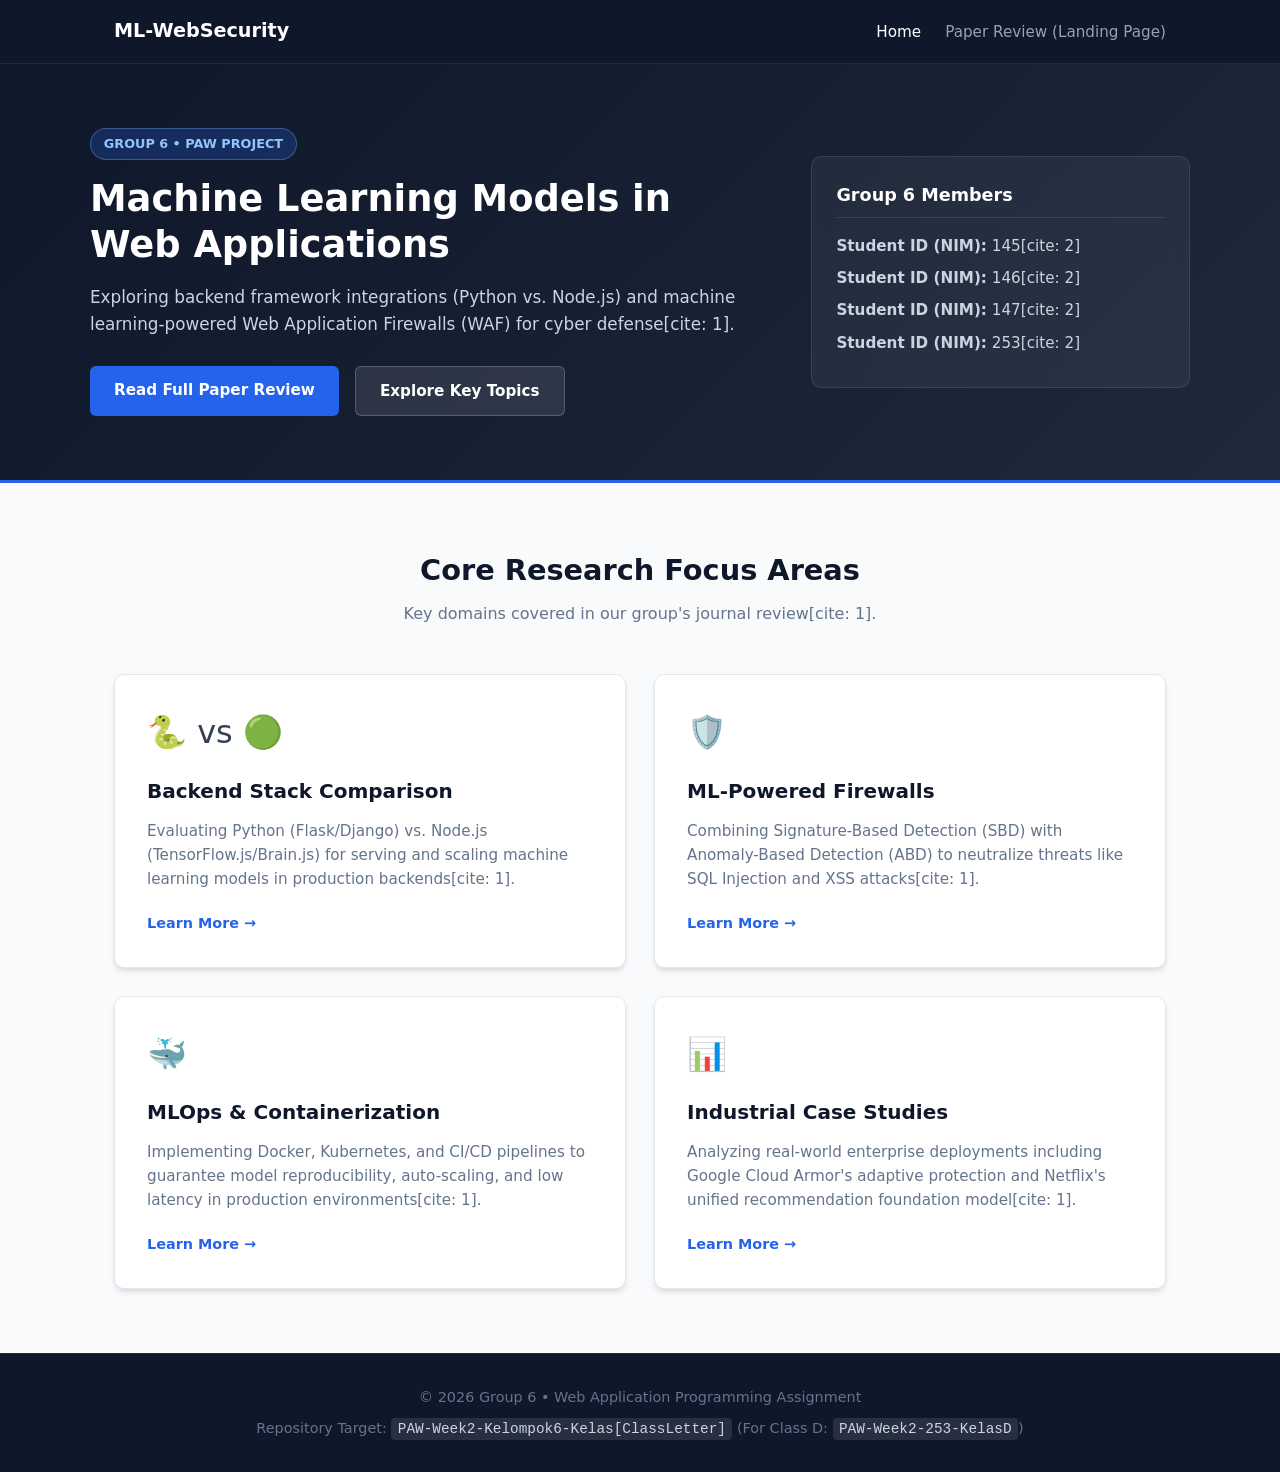
<file: index.html>
<!DOCTYPE html>
<html lang="en">
<head>
  <meta charset="UTF-8">
  <meta name="viewport" content="width=device-width, initial-scale=1.0">
  <title>ML in Web Applications | Group 6 Homepage</title>
  <!-- Point 1: External CSS Linking -->
  <link rel="stylesheet" href="styles.css">
</head>
<body>

  <!-- NAVIGATION BAR -->
  <nav class="navbar">
    <div class="nav-container">
      <a href="index.html" class="nav-logo">ML-WebSecurity</a>
      <ul class="nav-menu">
        <li><a href="index.html" class="active">Home</a></li>
        <!-- Connecting to the previous Week 2 landing page -->
        <li><a href="landing-page.html">Paper Review (Landing Page)</a></li>
      </ul>
    </div>
  </nav>

  <!-- Point 3: HEADER / HERO SECTION -->
  <header class="hero">
    <div class="hero-container">
      <div class="hero-content">
        <span class="badge">Group 6 • PAW Project</span>
        <h1>Machine Learning Models in Web Applications</h1>
        <p>Exploring backend framework integrations (Python vs. Node.js) and machine learning-powered Web Application Firewalls (WAF) for cyber defense[cite: 1].</p>
        <div class="hero-buttons">
          <a href="landing-page.html" class="btn btn-primary">Read Full Paper Review</a>
          <a href="#features" class="btn btn-secondary">Explore Key Topics</a>
        </div>
      </div>
      <div class="hero-card">
        <h3>Group 6 Members</h3>
        <ul class="member-list">
          <li><strong>Student ID (NIM):</strong> 145[cite: 2]</li>
          <li><strong>Student ID (NIM):</strong> 146[cite: 2]</li>
          <li><strong>Student ID (NIM):</strong> 147[cite: 2]</li>
          <li><strong>Student ID (NIM):</strong> 253[cite: 2]</li>
        </ul>
      </div>
    </div>
  </header>

  <main>
    <!-- Point 4: FEATURE GRID SECTION -->
    <section id="features" class="features-section">
      <div class="container">
        <h2 class="section-title">Core Research Focus Areas</h2>
        <p class="section-subtitle">Key domains covered in our group's journal review[cite: 1].</p>
        
        <div class="feature-grid">
          <article class="card">
            <div class="card-icon">🐍 vs 🟢</div>
            <h3>Backend Stack Comparison</h3>
            <p>Evaluating Python (Flask/Django) vs. Node.js (TensorFlow.js/Brain.js) for serving and scaling machine learning models in production backends[cite: 1].</p>
            <a href="landing-page.html#about" class="card-link">Learn More &rarr;</a>
          </article>

          <article class="card">
            <div class="card-icon">🛡️</div>
            <h3>ML-Powered Firewalls</h3>
            <p>Combining Signature-Based Detection (SBD) with Anomaly-Based Detection (ABD) to neutralize threats like SQL Injection and XSS attacks[cite: 1].</p>
            <a href="landing-page.html#about" class="card-link">Learn More &rarr;</a>
          </article>

          <article class="card">
            <div class="card-icon">🐳</div>
            <h3>MLOps & Containerization</h3>
            <p>Implementing Docker, Kubernetes, and CI/CD pipelines to guarantee model reproducibility, auto-scaling, and low latency in production environments[cite: 1].</p>
            <a href="landing-page.html#about" class="card-link">Learn More &rarr;</a>
          </article>

          <article class="card">
            <div class="card-icon">📊</div>
            <h3>Industrial Case Studies</h3>
            <p>Analyzing real-world enterprise deployments including Google Cloud Armor's adaptive protection and Netflix's unified recommendation foundation model[cite: 1].</p>
            <a href="landing-page.html#about" class="card-link">Learn More &rarr;</a>
          </article>
        </div>
      </div>
    </section>
  </main>

  <!-- FOOTER -->
  <footer class="footer">
    <div class="container">
      <p>&copy; 2026 Group 6 • Web Application Programming Assignment</p>
      <p class="footer-meta">Repository Target: <code>PAW-Week2-Kelompok6-Kelas[ClassLetter]</code> (For Class D: <code>PAW-Week2-253-KelasD</code>)</p>
    </div>
  </footer>

</body>
</html>
</file>
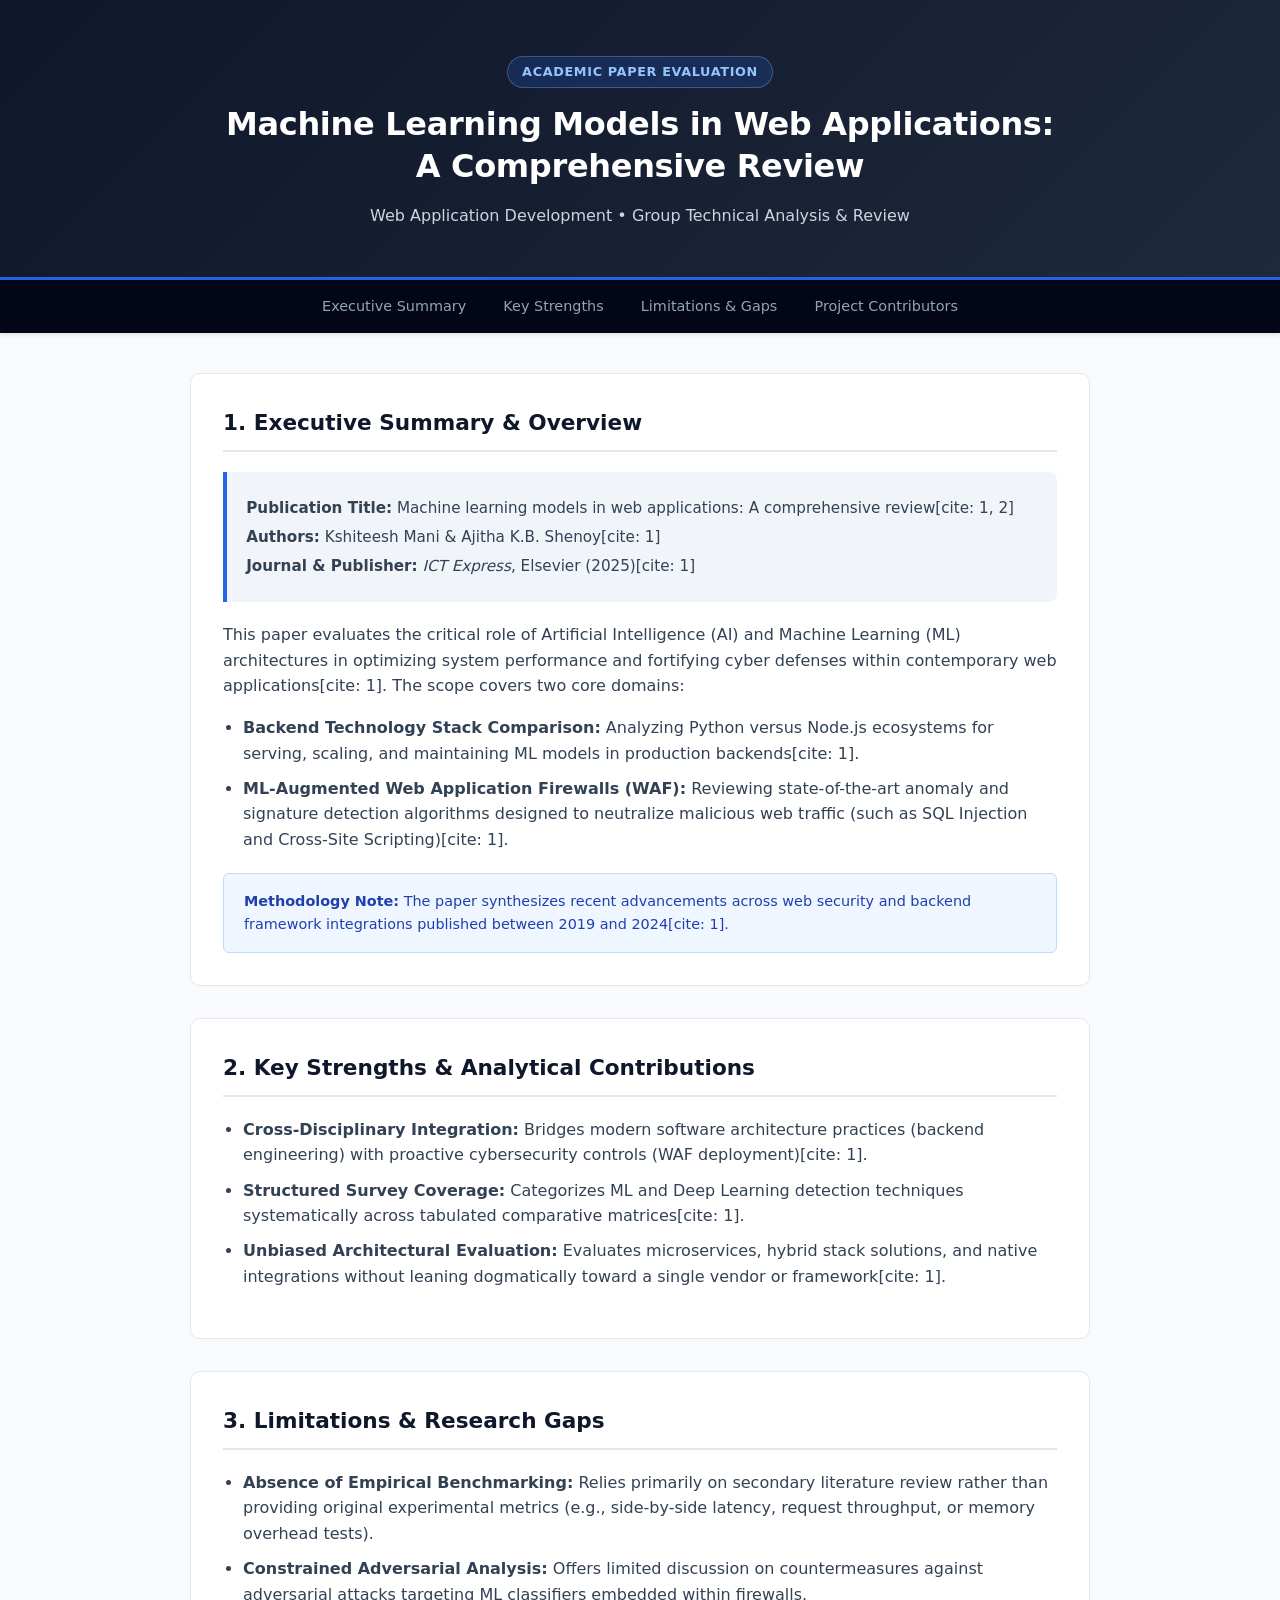
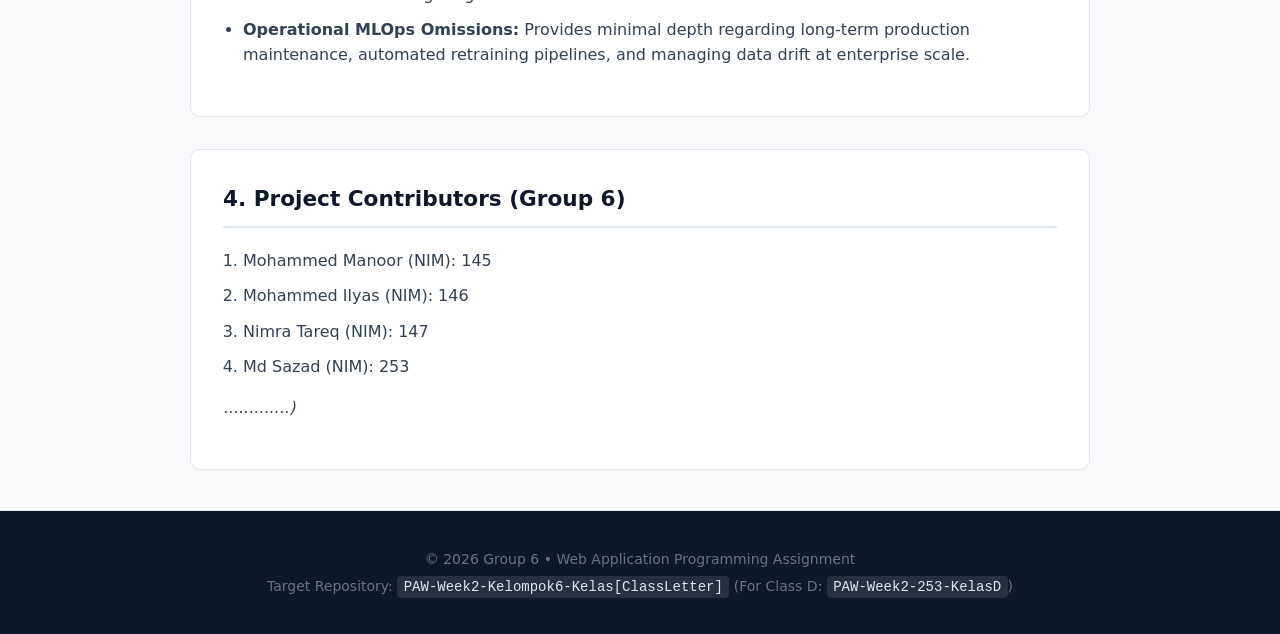
<file: landing-page.html>
<!DOCTYPE html>
<html lang="en">
<head>
  <meta charset="UTF-8">
  <meta name="viewport" content="width=device-width, initial-scale=1.0">
  <title>Academic Journal Analysis | Web Engineering & AI Security</title>
  <style>
    :root {
      --primary-color: #0f172a;
      --secondary-color: #1e293b;
      --accent-color: #2563eb;
      --accent-hover: #1d4ed8;
      --bg-color: #f8fafc;
      --card-bg: #ffffff;
      --text-main: #334155;
      --text-muted: #64748b;
      --border-color: #e2e8f0;
    }

    body {
      font-family: system-ui, -apple-system, BlinkMacSystemFont, 'Segoe UI', Roboto, sans-serif;
      line-height: 1.6;
      background-color: var(--bg-color);
      color: var(--text-main);
      margin: 0;
      padding: 0;
    }

    /* Professional Hero Header */
    header {
      background: linear-gradient(135deg, var(--primary-color) 0%, var(--secondary-color) 100%);
      color: #ffffff;
      padding: 3.5rem 1.5rem 3rem;
      text-align: center;
      border-bottom: 3px solid var(--accent-color);
    }

    .header-badge {
      display: inline-block;
      background-color: rgba(37, 99, 235, 0.2);
      color: #93c5fd;
      border: 1px solid rgba(147, 197, 253, 0.3);
      padding: 0.3rem 0.9rem;
      border-radius: 50px;
      font-size: 0.8rem;
      font-weight: 600;
      letter-spacing: 0.05em;
      text-transform: uppercase;
      margin-bottom: 1rem;
    }

    header h1 {
      margin: 0 0 1rem 0;
      font-size: 2rem;
      font-weight: 700;
      line-height: 1.3;
      max-width: 850px;
      margin-left: auto;
      margin-right: auto;
      letter-spacing: -0.01em;
    }

    .header-subtitle {
      color: #cbd5e1;
      font-size: 1rem;
      font-weight: 400;
      margin: 0;
    }

    /* Navigation Bar */
    nav {
      background-color: #020617;
      padding: 0.85rem 1rem;
      text-align: center;
      position: sticky;
      top: 0;
      z-index: 100;
      box-shadow: 0 2px 4px rgba(0,0,0,0.1);
    }

    nav a {
      color: #94a3b8;
      text-decoration: none;
      margin: 0 1rem;
      font-weight: 500;
      font-size: 0.9rem;
      transition: color 0.2s ease;
    }

    nav a:hover {
      color: #ffffff;
    }

    /* Main Container */
    main {
      max-width: 900px;
      margin: 2.5rem auto;
      padding: 0 1.25rem;
    }

    section {
      background: var(--card-bg);
      border: 1px solid var(--border-color);
      border-radius: 10px;
      padding: 2rem;
      margin-bottom: 2rem;
      box-shadow: 0 1px 3px rgba(0,0,0,0.02);
    }

    /* Professional Section Headings */
    h2 {
      color: var(--primary-color);
      font-size: 1.35rem;
      font-weight: 700;
      border-bottom: 2px solid var(--border-color);
      padding-bottom: 0.6rem;
      margin-top: 0;
      margin-bottom: 1.25rem;
      display: flex;
      align-items: center;
      gap: 0.5rem;
    }

    .meta-info {
      background-color: #f1f5f9;
      border-left: 4px solid var(--accent-color);
      padding: 1.2rem;
      border-radius: 0 8px 8px 0;
      margin-bottom: 1.25rem;
    }

    .meta-info p {
      margin: 0.3rem 0;
      font-size: 0.95rem;
    }

    ul, ol {
      padding-left: 1.25rem;
    }

    li {
      margin-bottom: 0.6rem;
    }

    aside {
      background-color: #eff6ff;
      border: 1px solid #bfdbfe;
      padding: 1rem 1.25rem;
      margin-top: 1.25rem;
      border-radius: 6px;
      font-size: 0.9rem;
      color: #1e40af;
    }

    footer {
      background-color: var(--primary-color);
      color: var(--text-muted);
      text-align: center;
      padding: 2rem 1rem;
      font-size: 0.875rem;
      border-top: 1px solid var(--border-color);
    }

    footer p {
      margin: 0.3rem 0;
    }

    code {
      background-color: rgba(255,255,255,0.1);
      padding: 0.2rem 0.4rem;
      border-radius: 4px;
      color: #e2e8f0;
    }
  </style>
</head>
<body>

  <!-- HEADER -->
  <header>
    <span class="header-badge">Academic Paper Evaluation</span>
    <h1>Machine Learning Models in Web Applications: A Comprehensive Review</h1>
    <p class="header-subtitle">Web Application Development • Group Technical Analysis & Review</p>
  </header>

  <!-- NAV -->
  <nav>
    <a href="#about">Executive Summary</a>
    <a href="#strengths">Key Strengths</a>
    <a href="#weaknesses">Limitations & Gaps</a>
    <a href="#members">Project Contributors</a>
  </nav>

  <!-- MAIN CONTENT -->
  <main>

    <!-- SECTION 1: EXECUTIVE SUMMARY -->
    <section id="about">
      <h2>1. Executive Summary & Overview</h2>
      
      <article>
        <div class="meta-info">
          <p><strong>Publication Title:</strong> Machine learning models in web applications: A comprehensive review[cite: 1, 2]</p>
          <p><strong>Authors:</strong> Kshiteesh Mani &amp; Ajitha K.B. Shenoy[cite: 1]</p>
          <p><strong>Journal &amp; Publisher:</strong> <em>ICT Express</em>, Elsevier (2025)[cite: 1]</p>
        </div>

        <p>
          This paper evaluates the critical role of Artificial Intelligence (AI) and Machine Learning (ML) architectures in optimizing system performance and fortifying cyber defenses within contemporary web applications[cite: 1]. The scope covers two core domains:
        </p>
        <ul>
          <li><strong>Backend Technology Stack Comparison:</strong> Analyzing Python versus Node.js ecosystems for serving, scaling, and maintaining ML models in production backends[cite: 1].</li>
          <li><strong>ML-Augmented Web Application Firewalls (WAF):</strong> Reviewing state-of-the-art anomaly and signature detection algorithms designed to neutralize malicious web traffic (such as SQL Injection and Cross-Site Scripting)[cite: 1].</li>
        </ul>

        <aside>
          <strong>Methodology Note:</strong>
          The paper synthesizes recent advancements across web security and backend framework integrations published between 2019 and 2024[cite: 1].
        </aside>
      </article>
    </section>

    <!-- SECTION 2: STRENGTHS -->
    <section id="strengths">
      <h2>2. Key Strengths & Analytical Contributions</h2>
      <ul>
        <li><strong>Cross-Disciplinary Integration:</strong> Bridges modern software architecture practices (backend engineering) with proactive cybersecurity controls (WAF deployment)[cite: 1].</li>
        <li><strong>Structured Survey Coverage:</strong> Categorizes ML and Deep Learning detection techniques systematically across tabulated comparative matrices[cite: 1].</li>
        <li><strong>Unbiased Architectural Evaluation:</strong> Evaluates microservices, hybrid stack solutions, and native integrations without leaning dogmatically toward a single vendor or framework[cite: 1].</li>
      </ul>
    </section>

    <!-- SECTION 3: WEAKNESSES -->
    <section id="weaknesses">
      <h2>3. Limitations & Research Gaps</h2>
      <ul>
        <li><strong>Absence of Empirical Benchmarking:</strong> Relies primarily on secondary literature review rather than providing original experimental metrics (e.g., side-by-side latency, request throughput, or memory overhead tests).</li>
        <li><strong>Constrained Adversarial Analysis:</strong> Offers limited discussion on countermeasures against adversarial attacks targeting ML classifiers embedded within firewalls.</li>
        <li><strong>Operational MLOps Omissions:</strong> Provides minimal depth regarding long-term production maintenance, automated retraining pipelines, and managing data drift at enterprise scale.</li>
      </ul>
    </section>

    <!-- SECTION 4: GROUP MEMBERS -->
    <section id="members">
      <h2>4. Project Contributors (Group 6)</h2>
      <ol>
        <li>Mohammed Manoor (NIM): 145</li>
        <li>Mohammed Ilyas  (NIM): 146</li>
        <li>Nimra Tareq     (NIM): 147</li>
        <li>Md Sazad        (NIM): 253</li>
      </ol>
      <p><em>.............)</em></p>
    </section>

  </main>

  <!-- FOOTER -->
  <footer>
    <p>&copy; 2026 Group 6 • Web Application Programming Assignment</p>
    <p>Target Repository: <code>PAW-Week2-Kelompok6-Kelas[ClassLetter]</code> (For Class D: <code>PAW-Week2-253-KelasD</code>)</p>
  </footer>

</body>
</html>
</file>
<file: styles.css>
/* ==========================================================================
   Point 2: CSS RESET & VARIABLES
   ========================================================================== */

:root {
  /* Color Palette */
  --primary-color: #0f172a;
  --secondary-color: #1e293b;
  --accent-color: #2563eb;
  --accent-hover: #1d4ed8;
  --bg-color: #f8fafc;
  --card-bg: #ffffff;
  --text-main: #334155;
  --text-muted: #64748b;
  --border-color: #e2e8f0;

  /* Typography */
  --font-family: system-ui, -apple-system, BlinkMacSystemFont, 'Segoe UI', Roboto, sans-serif;

  /* Spacing & Layout */
  --container-width: 1100px;
  --radius: 10px;
  --shadow: 0 4px 6px -1px rgba(0, 0, 0, 0.1), 0 2px 4px -1px rgba(0, 0, 0, 0.06);
  --transition: all 0.25s ease-in-out;
}

/* CSS Reset */
*, *::before, *::after {
  box-sizing: border-box;
  margin: 0;
  padding: 0;
}

body {
  font-family: var(--font-family);
  background-color: var(--bg-color);
  color: var(--text-main);
  line-height: 1.6;
}

/* ==========================================================================
   NAVIGATION BAR
   ========================================================================== */

.navbar {
  background-color: var(--primary-color);
  position: sticky;
  top: 0;
  z-index: 1000;
  border-bottom: 1px solid var(--secondary-color);
}

.nav-container {
  max-width: var(--container-width);
  margin: 0 auto;
  display: flex;
  justify-content: space-between;
  align-items: center;
  padding: 1rem 1.5rem;
}

.nav-logo {
  color: #ffffff;
  font-weight: 700;
  font-size: 1.2rem;
  text-decoration: none;
}

.nav-menu {
  display: flex;
  list-style: none;
  gap: 1.5rem;
}

.nav-menu a {
  color: #94a3b8;
  text-decoration: none;
  font-weight: 500;
  font-size: 0.95rem;
  transition: var(--transition);
}

.nav-menu a:hover,
.nav-menu a.active {
  color: #ffffff;
}

/* ==========================================================================
   Point 3: HEADER / HERO SECTION
   ========================================================================== */

.hero {
  background: linear-gradient(135deg, var(--primary-color) 0%, var(--secondary-color) 100%);
  color: #ffffff;
  padding: 4rem 1.5rem;
  border-bottom: 3px solid var(--accent-color);
}

.hero-container {
  max-width: var(--container-width);
  margin: 0 auto;
  display: grid;
  grid-template-columns: 1.8fr 1fr;
  gap: 2.5rem;
  align-items: center;
}

.badge {
  display: inline-block;
  background-color: rgba(37, 99, 235, 0.25);
  color: #93c5fd;
  border: 1px solid rgba(147, 197, 253, 0.3);
  padding: 0.3rem 0.8rem;
  border-radius: 50px;
  font-size: 0.8rem;
  font-weight: 600;
  text-transform: uppercase;
  margin-bottom: 1rem;
}

.hero-content h1 {
  font-size: 2.3rem;
  line-height: 1.25;
  margin-bottom: 1rem;
  font-weight: 700;
}

.hero-content p {
  color: #cbd5e1;
  font-size: 1.05rem;
  margin-bottom: 1.75rem;
}

.hero-buttons {
  display: flex;
  gap: 1rem;
  flex-wrap: wrap;
}

.btn {
  display: inline-block;
  padding: 0.75rem 1.5rem;
  border-radius: 6px;
  text-decoration: none;
  font-weight: 600;
  font-size: 0.95rem;
  transition: var(--transition);
}

.btn-primary {
  background-color: var(--accent-color);
  color: #ffffff;
}

.btn-primary:hover {
  background-color: var(--accent-hover);
}

.btn-secondary {
  background-color: rgba(255, 255, 255, 0.1);
  color: #ffffff;
  border: 1px solid rgba(255, 255, 255, 0.2);
}

.btn-secondary:hover {
  background-color: rgba(255, 255, 255, 0.2);
}

.hero-card {
  background: rgba(255, 255, 255, 0.05);
  border: 1px solid rgba(255, 255, 255, 0.1);
  border-radius: var(--radius);
  padding: 1.5rem;
  backdrop-filter: blur(10px);
}

.hero-card h3 {
  font-size: 1.1rem;
  margin-bottom: 1rem;
  color: #ffffff;
  border-bottom: 1px solid rgba(255, 255, 255, 0.1);
  padding-bottom: 0.5rem;
}

.member-list {
  list-style: none;
}

.member-list li {
  color: #cbd5e1;
  margin-bottom: 0.5rem;
  font-size: 0.95rem;
}

/* ==========================================================================
   Point 4: FEATURE GRID SECTION
   ========================================================================== */

.container {
  max-width: var(--container-width);
  margin: 0 auto;
  padding: 0 1.5rem;
}

.features-section {
  padding: 4rem 0;
}

.section-title {
  text-align: center;
  font-size: 1.8rem;
  color: var(--primary-color);
  margin-bottom: 0.5rem;
}

.section-subtitle {
  text-align: center;
  color: var(--text-muted);
  margin-bottom: 3rem;
}

.feature-grid {
  display: grid;
  grid-template-columns: repeat(2, 1fr);
  gap: 1.75rem;
}

.card {
  background-color: var(--card-bg);
  border: 1px solid var(--border-color);
  border-radius: var(--radius);
  padding: 2rem;
  box-shadow: var(--shadow);
  transition: var(--transition);
  display: flex;
  flex-direction: column;
}

.card:hover {
  transform: translateY(-4px);
  border-color: var(--accent-color);
}

.card-icon {
  font-size: 2rem;
  margin-bottom: 1rem;
}

.card h3 {
  color: var(--primary-color);
  font-size: 1.25rem;
  margin-bottom: 0.75rem;
}

.card p {
  color: var(--text-muted);
  font-size: 0.95rem;
  margin-bottom: 1.25rem;
  flex-grow: 1;
}

.card-link {
  color: var(--accent-color);
  text-decoration: none;
  font-weight: 600;
  font-size: 0.9rem;
}

.card-link:hover {
  text-decoration: underline;
}

/* ==========================================================================
   FOOTER
   ========================================================================== */

.footer {
  background-color: var(--primary-color);
  color: var(--text-muted);
  padding: 2rem 0;
  text-align: center;
  font-size: 0.9rem;
  border-top: 1px solid var(--secondary-color);
}

.footer-meta {
  margin-top: 0.5rem;
}

.footer code {
  background-color: rgba(255, 255, 255, 0.1);
  padding: 0.2rem 0.4rem;
  border-radius: 4px;
  color: #cbd5e1;
}

/* ==========================================================================
   Point 5 & 6: MEDIA QUERIES (DESKTOP & MOBILE RESPONSIVENESS)
   ========================================================================== */

@media (max-width: 850px) {
  .hero-container {
    grid-template-columns: 1fr;
  }

  .feature-grid {
    grid-template-columns: 1fr;
  }
}

@media (max-width: 600px) {
  .nav-container {
    flex-direction: column;
    gap: 0.75rem;
  }

  .hero {
    padding: 2.5rem 1rem;
  }

  .hero-content h1 {
    font-size: 1.75rem;
  }

  .hero-buttons {
    flex-direction: column;
  }

  .btn {
    text-align: center;
    width: 100%;
  }

  .features-section {
    padding: 2.5rem 0;
  }
}
</file>
